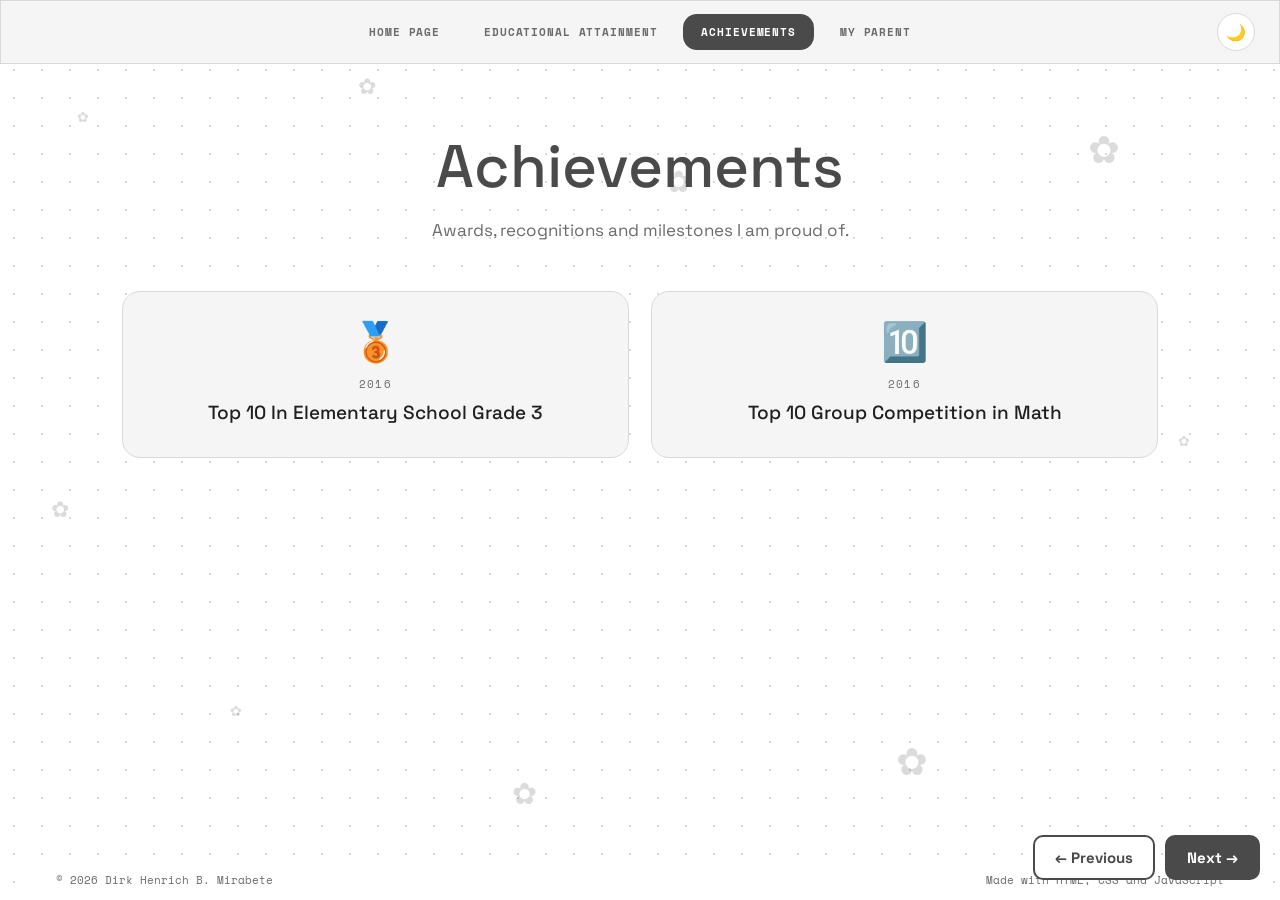
<file: achievements.html>
<!DOCTYPE html>
<html lang="en" data-theme="light">
<head>
  <meta charset="UTF-8">
  <meta name="viewport" content="width=device-width, initial-scale=1.0">
  <title>Achievements | Dirk Henrich B. Mirabete</title>
  <link rel="stylesheet" href="style.css">
</head>
<body>
  <nav class="nav">
    <div class="nav-links">
      <a href="index.html">Home Page</a>
      <a href="education.html">Educational Attainment</a>
      <a class="active" href="achievements.html">Achievements</a>
      <a href="family.html">My parent</a>
    </div>
    <button class="theme-toggle" aria-label="Toggle theme"></button>
  </nav>

  <main>
    <h1 class="page-title"><span>Achievements</span></h1>
    <p class="page-sub">Awards, recognitions and milestones I am proud of.</p>

    <div class="grid-3">
      <div class="card"><div class="icon">🥉</div><div class="years">2016</div><h3>Top 10 In Elementary School Grade 3</h3></div>
      <div class="card"><div class="icon">🔟</div><div class="years">2016</div><h3>Top 10 Group Competition in Math</h3></div>
    </div>
  </main>

  <div class="pager">
    <a class="btn ghost prev" href="education.html">← Previous</a>
    <a class="btn next" href="family.html">Next →</a>
  </div>
  <footer><span>© 2026 Dirk Henrich B. Mirabete</span><span>Made with HTML, CSS and JavaScript</span></footer>
  <script src="script.js"></script>
</body>
</html>
</file>
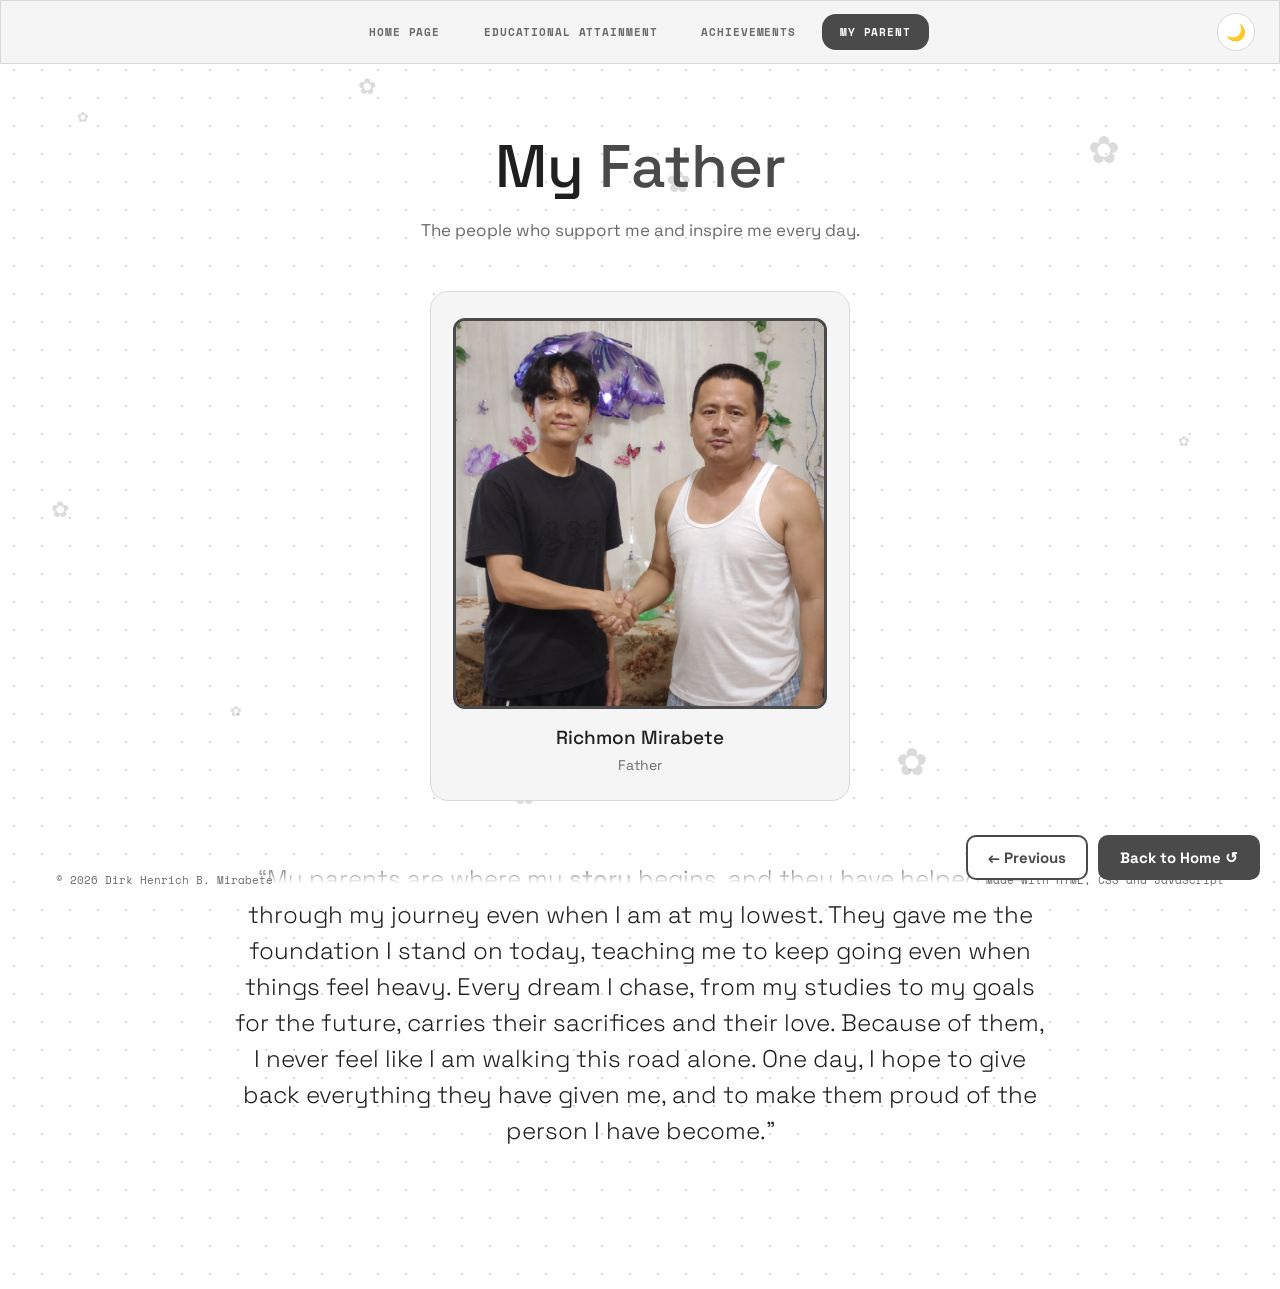
<file: family.html>
<!DOCTYPE html>
<html lang="en" data-theme="light">
<head>
  <meta charset="UTF-8">
  <meta name="viewport" content="width=device-width, initial-scale=1.0">
  <title>My parent | Dirk Henrich B. Mirabete</title>
  <link rel="stylesheet" href="style.css">
</head>
<body>
  <nav class="nav">
    <div class="nav-links">
      <a href="index.html">Home Page</a>
      <a href="education.html">Educational Attainment</a>
      <a href="achievements.html">Achievements</a>
      <a class="active" href="family.html">My parent</a>
    </div>
    <button class="theme-toggle" aria-label="Toggle theme"></button>
  </nav>

  <main>
    <h1 class="page-title">My <span>Father</span></h1>
    <p class="page-sub">The people who support me and inspire me every day.</p>

    <div class="grid-3 parents">
      <div class="card parent-card">
        <div class="parent-photo">
          <img src="father.png" alt="Dirk and his father Richmon Mirabete shaking hands" width="1226" height="1283">
        </div>
        <h3>Richmon Mirabete</h3>
        <p>Father</p>
      </div>
    </div>

    <p class="quote">“My parents are where my <b>story</b> begins, and they have helped me through my journey even when I am at my lowest. They gave me the foundation I stand on today, teaching me to keep going even when things feel heavy. Every dream I chase, from my studies to my goals for the future, carries their sacrifices and their love. Because of them, I never feel like I am walking this road alone. One day, I hope to give back everything they have given me, and to make them proud of the person I have become.”</p>
  </main>

  <div class="pager">
    <a class="btn ghost prev" href="achievements.html">← Previous</a>
    <a class="btn next" href="index.html">Back to Home ↺</a>
  </div>

  <footer>
    <span>© 2026 Dirk Henrich B. Mirabete</span>
    <span>Made with HTML, CSS and JavaScript</span>
  </footer>

  <script src="script.js"></script>
</body>
</html>
</file>
<file: style.css>
@import url('https://fonts.googleapis.com/css2?family=Anton&family=Space+Grotesk:wght@400;500;700&family=Space+Mono:wght@400;700&display=swap');

:root {
  --bg: #ffffff;
  --text: #1f1f1f;
  --muted: #6b6b6b;
  --accent: #4a4a4a;
  --accent-soft: rgba(74, 74, 74, 0.08);
  --card: #f5f5f5;
  --border: #d9d9d9;
  --petal: rgba(74, 74, 74, 0.2);
  --on-accent: #ffffff;
  --sidebar-width: 240px;
}
:root[data-theme="dark"] {
  --bg: #141414;
  --text: #ffffff;
  --muted: #a8a8a8;
  --accent: #cfcfcf;
  --accent-soft: rgba(207, 207, 207, 0.12);
  --card: #1e1e1e;
  --border: #333333;
  --petal: rgba(207, 207, 207, 0.25);
  --on-accent: #141414;
}

* { box-sizing: border-box; margin: 0; padding: 0; }
html { scroll-behavior: smooth; }
body {
  font-family: 'Space Grotesk', sans-serif;
  background: var(--bg);
  color: var(--text);
  min-height: 100vh;
  padding-left: calc(var(--sidebar-width) + 32px);
  overflow-x: hidden;
  transition: background .3s, color .3s;
  background-image: radial-gradient(var(--border) 1px, transparent 1px);
  background-size: 28px 28px;
}

/* NAV */
.nav {
  position: fixed; top: 16px; bottom: 16px; left: 16px;
  width: var(--sidebar-width);
  display: flex; flex-direction: column; align-items: stretch; justify-content: space-between; gap: 24px;
  overflow-y: auto;
  padding: 24px 14px; border-radius: 24px;
  background: var(--card); border: 1px solid var(--border);
  z-index: 50; backdrop-filter: blur(8px);
}
.nav-links { display: flex; flex-direction: column; gap: 10px; }
.nav-links a {
  font-family: 'Space Mono', monospace; font-size: 11px; font-weight: 700;
  letter-spacing: .08em; text-transform: uppercase; text-decoration: none;
  color: var(--muted); padding: 14px 12px; border-radius: 14px; transition: .2s;
}
.nav-links a:hover { color: var(--accent); }
.nav-links a.active { background: var(--accent); color: #fff; }
.nav-links a:focus-visible, .theme-toggle:focus-visible { outline: 2px solid var(--accent); outline-offset: 3px; }

.theme-toggle {
  border: 1px solid var(--border); background: var(--bg); color: var(--text);
  border-radius: 999px; width: 38px; height: 38px; cursor: pointer; font-size: 16px;
}

/* LAYOUT */
main { max-width: 1100px; margin: 0 auto; padding: 64px 24px 140px; position: relative; z-index: 2; }
.eyebrow {
  font-family: 'Space Mono', monospace; font-size: 12px; letter-spacing: .25em;
  color: var(--muted); display: flex; align-items: center; gap: 12px; text-transform: uppercase;
}
.eyebrow::before { content: ""; width: 28px; height: 1px; background: var(--muted); }

/* HOME */
.hero { display: grid; grid-template-columns: minmax(0, 1fr) minmax(0, 1.3fr); gap: 40px; align-items: center; min-height: 70vh; }
.photo {
  width: min(380px, 100%); aspect-ratio: 1; border-radius: 50%; margin: auto;
  border: 6px solid var(--bg); outline: 3px solid var(--accent);
  overflow: hidden; background: var(--accent-soft);
  display: grid; place-items: center; box-shadow: 0 20px 60px var(--accent-soft);
}
.photo img { width: 100%; height: 100%; object-fit: cover; }
.photo .initials { font-family: 'Anton'; font-size: 90px; color: var(--accent); }
.name {
  font-family: 'Anton', sans-serif; font-size: clamp(48px, 8vw, 96px);
  line-height: .95; text-transform: uppercase; margin: 14px 0 22px;
}
.name .outline { color: transparent; -webkit-text-stroke: 2px var(--text); display: block; }
.course { font-family: 'Space Mono', monospace; font-weight: 700; font-size: 28px; letter-spacing: .15em; color: var(--accent); }
.hero h2 { font-size: 22px; margin-top: 10px; }
.hero p.sub { color: var(--muted); margin-top: 6px; font-size: 18px; }

.contact { margin-top: 28px; background: var(--card); border: 1px solid var(--border); border-radius: 18px; padding: 18px 22px; }
.contact .eyebrow { font-size: 11px; margin-bottom: 8px; }
.row { display: grid; grid-template-columns: 90px 1fr auto; align-items: center; gap: 12px; padding: 14px 0; border-top: 1px dashed var(--border); }
.row .label { font-family: 'Space Mono', monospace; font-size: 11px; letter-spacing: .1em; color: var(--muted); text-transform: uppercase; }
.row .value { font-size: 18px; font-weight: 500; word-break: break-all; }
.copy {
  font-family: 'Space Mono', monospace; font-weight: 700; font-size: 11px; letter-spacing: .08em;
  border: 1px solid var(--border); background: var(--bg); color: var(--text);
  padding: 6px 12px; border-radius: 8px; cursor: pointer; transition: .2s;
}
.copy:hover, .copy.done { background: var(--accent); color: #fff; border-color: var(--accent); }

.bigtext {
  position: absolute; right: -20px; bottom: 40px; font-family: 'Anton'; font-size: 340px;
  color: transparent; -webkit-text-stroke: 2px var(--border); z-index: -1; line-height: 1; pointer-events: none;
}

/* SECTION PAGES */
.page-title { font-size: clamp(34px, 6vw, 60px); font-weight: 500; text-align: center; margin-bottom: 14px; }
.page-title span { color: var(--accent); }
.page-sub { text-align: center; color: var(--muted); max-width: 640px; margin: 0 auto 50px; font-size: 17px; }

.timeline { display: grid; grid-template-columns: repeat(3, 1fr); gap: 22px; }
.card {
  background: var(--card); border: 1px solid var(--border); border-radius: 18px;
  padding: 26px 22px; text-align: center; position: relative; transition: .25s;
}
.card:hover { transform: translateY(-6px); border-color: var(--accent); box-shadow: 0 14px 34px var(--accent-soft); }
.card .dot { position: absolute; top: -8px; left: 50%; transform: translateX(-50%); width: 16px; height: 16px; border-radius: 50%; background: var(--accent); box-shadow: 0 0 0 5px var(--accent-soft); }
.card .years { font-family: 'Space Mono', monospace; font-size: 11px; letter-spacing: .12em; color: var(--muted); text-transform: uppercase; }
.card h3 { font-size: 19px; margin: 8px 0 6px; font-weight: 500; }
.card p { color: var(--muted); font-size: 14px; }
.card .badge { width: 90px; height: 90px; margin: 18px auto 0; border-radius: 50%; border: 2px dashed var(--accent); display: grid; place-items: center; color: var(--accent); font-size: 11px; font-family: 'Space Mono', monospace; }
.card .icon { font-size: 38px; margin-bottom: 10px; }
.card .school-logo { width: 120px; height: auto; border: 0; border-radius: 0; }
.school-logo img { display: block; width: 100%; height: auto; }

.grid-3 { display: grid; grid-template-columns: repeat(auto-fit, minmax(240px, 1fr)); gap: 22px; }
.avatar { width: 110px; height: 110px; border-radius: 50%; margin: 0 auto 14px; border: 3px solid var(--accent); background: var(--accent-soft); display: grid; place-items: center; font-family: 'Anton'; font-size: 38px; color: var(--accent); overflow: hidden; }
.avatar img { width: 100%; height: 100%; object-fit: cover; }
.avatar img + span { display: none; }
.parents { grid-template-columns: minmax(0, 420px); justify-content: center; }
.parent-photo { margin: 0 0 16px; border-radius: 12px; overflow: hidden; border: 3px solid var(--accent); }
.parent-photo img { display: block; width: 100%; height: auto; }

.quote { text-align: center; font-size: 24px; max-width: 820px; margin-left: auto; margin-right: auto; line-height: 1.5; margin-top: 60px; font-weight: 300; color: var(--text); }
.quote b { color: var(--accent); font-weight: 500; }

/* PAGER */
.pager { position: fixed; right: 20px; bottom: 20px; display: flex; gap: 10px; z-index: 60; }
.btn {
  font-family: 'Space Grotesk'; font-weight: 700; font-size: 15px; text-decoration: none;
  background: var(--accent); color: #fff; padding: 11px 20px; border-radius: 10px; transition: .2s;
  border: 2px solid var(--accent);
}
.btn:hover { transform: translateY(-2px); box-shadow: 0 8px 20px var(--accent-soft); }
.btn.ghost { background: var(--bg); color: var(--accent); }
.btn.hidden { display: none; }

footer {
  position: fixed; left: calc(var(--sidebar-width) + 32px); bottom: 0; width: calc(100% - var(--sidebar-width) - 32px); padding: 12px 24px;
  display: flex; justify-content: space-between; font-family: 'Space Mono', monospace;
  font-size: 11px; color: var(--muted); background: linear-gradient(transparent, var(--bg) 60%); z-index: 5;
}

/* PETALS */
.petal { position: fixed; z-index: 1; pointer-events: none; color: var(--petal); animation: float 9s ease-in-out infinite; }
@keyframes float { 0%,100% { transform: translateY(0) rotate(0); } 50% { transform: translateY(-18px) rotate(25deg); } }

/* RESPONSIVE */
@media (max-width: 1180px) {
  .hero { grid-template-columns: 1fr; gap: 30px; }
  .timeline { grid-template-columns: 1fr; }
  .bigtext { display: none; }
  footer span:last-child { display: none; }
}
@media (max-width: 860px) {
  body { padding-left: 0; }
  .nav { position: relative; inset: auto; width: calc(100% - 32px); margin: 16px; padding: 12px; flex-direction: row; align-items: center; gap: 8px; }
  .nav-links { flex-direction: row; flex-wrap: wrap; gap: 6px; }
  .theme-toggle { flex-shrink: 0; }
  main { padding-top: 32px; }
  footer { left: 0; width: 100%; }
  .hero { grid-template-columns: 1fr; gap: 30px; text-align: left; }
  .timeline { grid-template-columns: 1fr; }
  .bigtext { display: none; }
  .nav-links a { padding: 6px 8px; font-size: 10px; }
  footer span:last-child { display: none; }
  .row { grid-template-columns: 70px 1fr auto; }
}
/* ===== TOP NAVIGATION BAR (replaces left sidebar) ===== */
:root { --sidebar-width: 0px !important; }

.nav {
  position: fixed !important;
  top: 0 !important;
  left: 0 !important;
  right: 0 !important;
  bottom: auto !important;
  inset: 0 0 auto 0 !important;
  width: 100% !important;
  height: 64px !important;
  margin: 0 !important;
  border-radius: 0 !important;
  flex-direction: row !important;
  align-items: center !important;
  justify-content: center !important;
  padding: 0 24px !important;
  overflow-x: auto;
  z-index: 1000;
}

.nav-links {
  display: flex !important;
  flex-direction: row !important;
  flex-wrap: nowrap !important;
  align-items: center !important;
  gap: 8px !important;
}

.nav-links a {
  white-space: nowrap;
  padding: 10px 18px !important;
}

.theme-toggle {
  position: absolute !important;
  top: 50% !important;
  right: 24px !important;
  left: auto !important;
  bottom: auto !important;
  transform: translateY(-50%) !important;
}

body {
  padding-top: 64px !important;
  padding-left: 0 !important;
}

main {
  margin-left: 0 !important;
  padding-left: 0 !important;
}

footer {
  left: 32px !important;
  width: calc(100% - 64px) !important;
}
/* center the page content under the top bar */
main {
  margin-left: auto !important;
  margin-right: auto !important;
  padding-left: 32px !important;
  padding-right: 32px !important;
}
</file>
